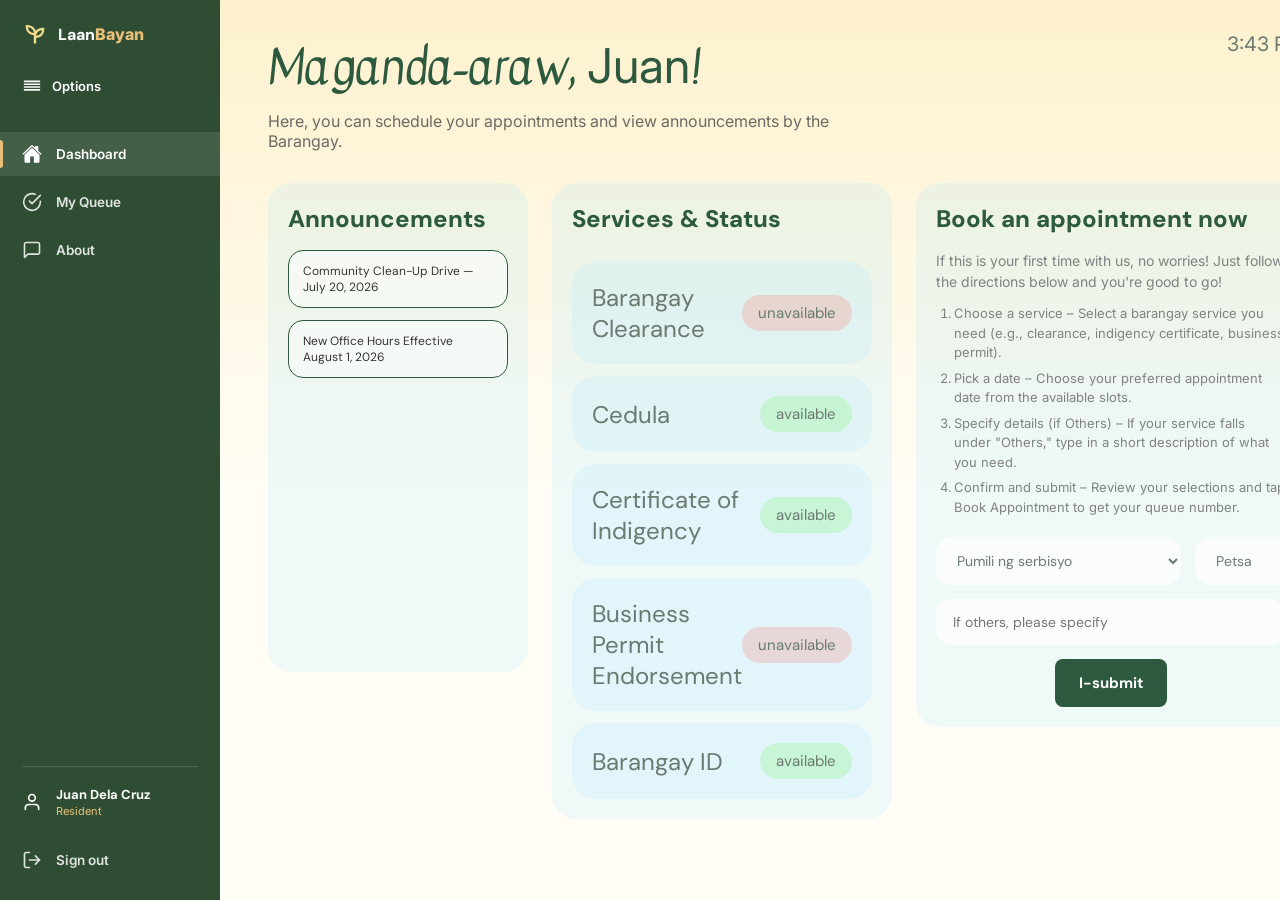
<file: dashb.html>
<!DOCTYPE html>
<html lang="en">
<head>
<meta charset="UTF-8">
<meta name="viewport" content="width=device-width, initial-scale=1.0">
<title>LaanBayan — Dashboard</title>
<link rel="icon" type="image/svg+xml" href="assets/icons/favicon.svg">
<link rel="preconnect" href="https://fonts.googleapis.com">
<link href="https://fonts.googleapis.com/css2?family=DM+Sans:wght@400;600;700;800&family=Inter:wght@400;500;600&family=Kavivanar&display=swap" rel="stylesheet">
<link rel="stylesheet" href="css/base.css">
<link rel="stylesheet" href="css/dashboard.css">
<link rel="stylesheet" href="css/queue.css">
</head>
<body>

<div class="app-shell">

  <aside class="sidebar expanded" id="sidebar">

    <div class="sidebar-top">
      <div class="sidebar-brand">
        <img class="logo-icon" src="assets/icons/favuser.svg" width="26" height="26" alt="LaanBayan Logo">
        <span class="sidebar-brand-text">Laan<span class="bayan">Bayan</span></span>
      </div>

      <button class="sidebar-toggle" id="sidebarToggle" aria-label="Toggle sidebar" aria-expanded="true">
        <img src="assets/icons/option.svg" width="20" height="20" alt="Toggle Options">
        <span class="sidebar-toggle-text">Options</span>
      </button>
    </div>

    <nav class="sidebar-nav">
      <a href="#" class="sidebar-link active" data-page="dashboard">
        <img src="assets/icons/dashboard.svg" width="20" height="20" alt="Dashboard">
        <span>Dashboard</span>
      </a>

      <a href="#" class="sidebar-link" data-page="queue">
        <img src="assets/icons/queue.svg" width="20" height="20" alt="My Queue">
        <span>My Queue</span>
      </a>

      <a href="#" class="sidebar-link" data-page="about">
        <img src="assets/icons/message.svg" width="20" height="20" alt="About">
        <span>About</span>
      </a>
    </nav>

    <div class="sidebar-bottom">
      <div class="sidebar-divider"></div>

      <div class="sidebar-user">
        <img src="assets/icons/user.svg" width="20" height="20" alt="User Profile">
        <div class="sidebar-user-info">
          <span class="sidebar-user-name">Juan Dela Cruz</span>
          <span class="sidebar-user-role">Resident</span>
        </div>
      </div>

      <a href="index.html" class="sidebar-link sidebar-signout" id="signOutLink">
        <img src="assets/icons/log-out.svg" width="20" height="20" alt="Sign Out">
        <span>Sign out</span>
      </a>
    </div>

  </aside>

  <main class="dash-main" id="dashMain">
    <div class="dash-content">

      <section class="dash-section active" data-section="dashboard">
  <header class="dash-header">
    <div class="dash-heading">
      <h1 class="dash-greeting">Maganda-araw, <span class="dash-username">Juan</span>!</h1>
      <p class="dash-subtitle">Here, you can schedule your appointments and view announcements by the Barangay.</p>
    </div>
    <time class="dash-clock" id="dashClock"></time>
  </header>

  <div class="dash-panels">

    <section class="dash-panel dash-announcements">
  <h2 class="dash-panel-title">Announcements</h2>

  <button type="button" class="announcement-card">
    <p class="announcement-text">Community Clean-Up Drive — July 20, 2026</p>
    <div class="announcement-divider"></div>
    <p class="announcement-blurb">Meet at the barangay hall covered court at 6:00 AM. Bring gloves and a reusable water bottle — purok leaders will assign areas on-site.</p>
  </button>

  <button type="button" class="announcement-card">
    <p class="announcement-text">New Office Hours Effective August 1, 2026</p>
    <div class="announcement-divider"></div>
    <p class="announcement-blurb">If this is your first time with us, no worries! Just follow the directions below and you're good to go!</p>
  </button>
</section>

    <section class="dash-panel dash-services">
      <h2 class="dash-panel-title">Services & Status</h2>

      <div class="service-row">
        <span class="service-row-name">Barangay Clearance</span>
        <span class="status-pill status-pill--unavailable">unavailable</span>
      </div>
      <div class="service-row">
        <span class="service-row-name">Cedula</span>
        <span class="status-pill status-pill--available">available</span>
      </div>
      <div class="service-row">
        <span class="service-row-name">Certificate of Indigency</span>
        <span class="status-pill status-pill--available">available</span>
      </div>
      <div class="service-row">
        <span class="service-row-name">Business Permit Endorsement</span>
        <span class="status-pill status-pill--unavailable">unavailable</span>
      </div>
      <div class="service-row">
        <span class="service-row-name">Barangay ID</span>
        <span class="status-pill status-pill--available">available</span>
      </div>
    </section>

    <section class="dash-panel dash-booking">
      <h2 class="dash-panel-title">Book an appointment now</h2>
      <p class="dash-booking-intro">If this is your first time with us, no worries! Just follow the directions below and you're good to go!</p>

      <ol class="dash-booking-steps">
        <li>Choose a service – Select a barangay service you need (e.g., clearance, indigency certificate, business permit).</li>
        <li>Pick a date – Choose your preferred appointment date from the available slots.</li>
        <li>Specify details (if Others) – If your service falls under "Others," type in a short description of what you need.</li>
        <li>Confirm and submit – Review your selections and tap Book Appointment to get your queue number.</li>
      </ol>

      <form class="booking-form" id="bookingForm">
        <div class="booking-form-row">
          <select class="booking-select" id="serviceSelect" required>
            <option value="" disabled selected>Pumili ng serbisyo</option>
            <option value="clearance">Barangay Clearance</option>
            <option value="cedula">Cedula</option>
            <option value="indigency">Certificate of Indigency</option>
            <option value="permit">Business Permit Endorsement</option>
            <option value="id">Barangay ID</option>
            <option value="others">Others</option>
          </select>

          <select class="booking-select booking-select--date" id="dateSelect" required>
            <option value="" disabled selected>Petsa</option>
          </select>
        </div>

        <input type="text" class="booking-input" id="othersInput" placeholder="If others, please specify">

        <button type="submit" class="btn-submit">I-submit</button>
      </form>
    </section>

  </div>
</section>

      <section class="dash-section" data-section="queue">
  <header class="dash-header">
    <div class="dash-heading">
      <h1 class="dash-greeting">My Queues</h1>
      <p class="dash-subtitle">You can view services that you have submitted and previous transactions</p>
    </div>
    <time class="dash-clock" id="dashClockQueue"></time>
  </header>

  <div class="queue-panels">

    <section class="dash-panel queue-active-panel">
      <div class="queue-active-list" id="queueActiveList">
        <!-- queue cards rendered by renderActiveQueue() in script.js -->
      </div>
    </section>

    <section class="dash-panel queue-history-panel">
      <h2 class="dash-panel-title">Previous appointments</h2>
      <div class="queue-history-table-wrap">
        <table class="queue-history-table">
          <thead>
            <tr>
              <th>Type of Service</th>
              <th>Date of Appointment</th>
              <th>Status</th>
            </tr>
          </thead>
          <tbody id="queueHistoryBody">
            <!-- rows rendered by renderQueueHistory() in script.js -->
          </tbody>
        </table>
      </div>
    </section>

  </div>
</section>

      <section class="dash-section" data-section="about">
        <header class="dash-header">
          <div class="dash-heading">
            <h1 class="dash-greeting">About</h1>
            <p class="dash-subtitle">Learn more about LaanBayan and how to reach us.</p>
          </div>
        </header>
        <!-- mission/purpose, barangay contact details, office hours go here -->
      </section>

    </div>
  </main>

</div>

<script src="js/script.js"></script>
</body>
</html>
</file>
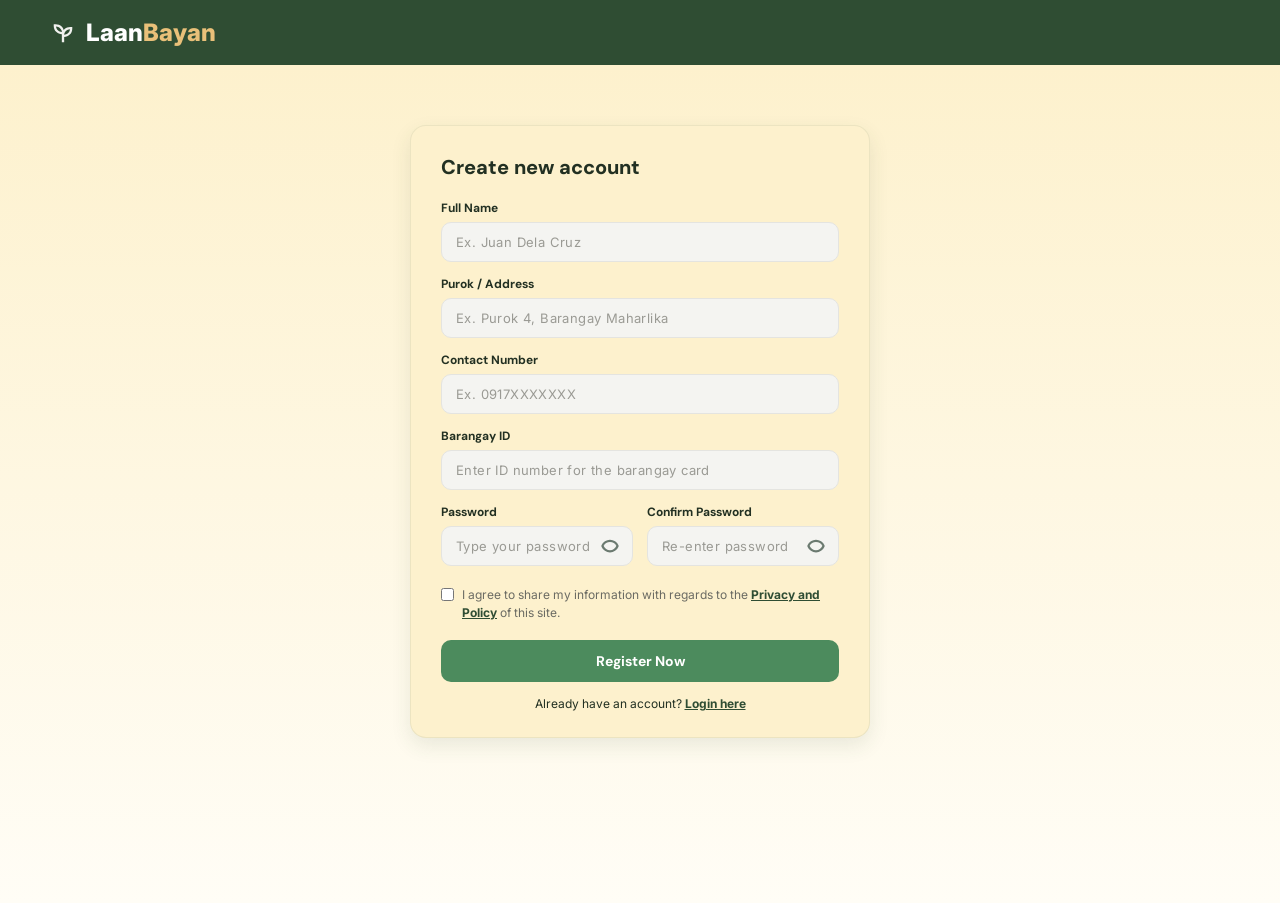
<file: registration.html>
<!DOCTYPE html>
<html lang="en">
<head>
<meta charset="UTF-8">
<meta name="viewport" content="width=device-width, initial-scale=1.0">
<title>LaanBayan — Create an Account</title>
<link rel="icon" type="image/svg+xml" href="assets/icons/favicon.svg">
<link rel="preconnect" href="https://fonts.googleapis.com">
<link rel="preconnect" href="https://fonts.gstatic.com" crossorigin>
<link href="https://fonts.googleapis.com/css2?family=Kavivanar&family=DM+Sans:wght@400;500;600;700;800&family=Inter:wght@400;500;600;700&display=swap" rel="stylesheet">
<link rel="stylesheet" href="css/base.css">
<link rel="stylesheet" href="css/registration.css">
</head>
<body>

<div class="nav-inner">
  <div class="logo">
    <img class="logo-icon" src="assets/icons/favicon.svg" width="26" height="26" alt="LaanBayan Logo">
    <span class="wordmark"><span class="laan">Laan</span><span class="bayan">Bayan</span></span>
  </div>
</div>

<main class="register-page">
  <div class="register-card">
    <h2 class="register-heading">Create new account</h2>

    <p class="form-error" id="registerError" role="alert" hidden>Please check the fields above and try again.</p>

    <form id="registerForm" novalidate>
      <div class="field">
        <label for="fullName">Full Name</label>
        <div class="input-wrap">
          <input id="fullName" name="fullName" type="text" placeholder="Ex. Juan Dela Cruz" required autocomplete="name">
        </div>
      </div>

      <div class="field">
        <label for="purok">Purok / Address</label>
        <div class="input-wrap">
          <input id="purok" name="purok" type="text" placeholder="Ex. Purok 4, Barangay Maharlika" required autocomplete="off">
        </div>
      </div>

      <div class="field">
        <label for="contact">Contact Number</label>
        <div class="input-wrap">
          <input id="contact" name="contact" type="tel" placeholder="Ex. 0917XXXXXXX" required autocomplete="tel">
        </div>
      </div>

      <div class="field">
        <label for="barangayId">Barangay ID</label>
        <div class="input-wrap">
          <input id="barangayId" name="barangayId" type="text" placeholder="Enter ID number for the barangay card" required autocomplete="off">
        </div>
      </div>

      <div class="form-row-2">
        <div class="field">
          <label for="regPassword">Password</label>
          <div class="input-wrap">
            <input id="regPassword" name="regPassword" type="password" placeholder="Type your password" required autocomplete="new-password">
            <button type="button" class="toggle-password" id="toggleRegPassword" aria-label="Show password">
              <img src="assets/icons/eye.svg" width="18" height="18" alt="Toggle Password">
            </button>
          </div>
        </div>

        <div class="field">
          <label for="confirmPassword">Confirm Password</label>
          <div class="input-wrap">
            <input id="confirmPassword" name="confirmPassword" type="password" placeholder="Re-enter password" required autocomplete="new-password">
            <button type="button" class="toggle-password" id="toggleConfirmPassword" aria-label="Show password">
              <img src="assets/icons/eye.svg" width="18" height="18" alt="Toggle Password">
            </button>
          </div>
        </div>
      </div>

      <label class="agree-row">
        <input type="checkbox" id="agreeTerms" required>
        <span>I agree to share my information with regards to the <a href="#">Privacy and Policy</a> of this site.</span>
      </label>

      <button type="submit" class="btn-proceed btn-register">Register Now</button>
    </form>

    <div class="register-line">Already have an account? <a href="index.html" class="register-link">Login here</a></div>
  </div>
</main>

<script src="js/script.js"></script>
</body>
</html>
</file>
<file: css/base.css>
:root {
  --green-dark: #2f4d33;
  --green: #4c8b5d;
  --green-soft: #eaf2ea;
  --gold: #e9c079;
  --cream-top: #fdf1cd;
  --cream-bottom: #fffdf6;
  --text-dark: #223022;
  --text-gray: #6b6b63;
  --panel-sage: #b7c7ac;
  --dash-green: #2D5A3F;
  --dash-cream-start: #FFFFFE;
  --dash-cream-end: #FFF0BB;
  --dash-status-available: rgba(97, 242, 71, 0.2);
  --dash-status-unavailable: rgba(255, 96, 82, 0.2);
  --dash-text-muted: #6B7A70;
  --dash-glass-bg: rgba(172, 230, 253, 0.2);
  --queue-status-processing: rgba(255, 99, 71, 0.25);
  --queue-status-inqueue: rgba(233, 192, 121, 0.45);
  --queue-status-served: rgba(97, 242, 71, 0.25);
  --queue-chip-bg: rgba(233, 192, 121, 0.35);
  --queue-chip-text: #7a5f1e;
}

* {
  margin: 0;
  padding: 0;
  box-sizing: border-box;
  font-family: 'Inter', Arial, sans-serif;
}

html {
  scroll-behavior: smooth;
}

body {
  background-color: var(--cream-bottom);
  color: var(--text-dark);
}

/* Shared auth form pieces — used by both the landing page login panel
   and registration.html (per the original file's own note). */
.form-error {
  background-color: #ffe1e1;
  color: #7a1a1a;
  font-size: 12px;
  padding: 8px 12px;
  border-radius: 8px;
  margin-bottom: 12px;
}

.field {
  margin-bottom: 14px;
}

.field label {
  display: block;
  font-family: 'DM Sans', sans-serif;
  font-size: 12px;
  font-weight: 700;
  color: var(--text-dark);
  margin-bottom: 6px;
}

.input-wrap {
  position: relative;
}

.input-wrap input {
  width: 100%;
  padding: 11px 14px;
  border: 1px solid #e4e4e0;
  background-color: #f4f4f1;
  border-radius: 10px;
  font-size: 13px;
  color: var(--text-dark);
  outline: none;
}

.input-wrap input::placeholder {
  color: #9a9a94;
  letter-spacing: 0.4px;
}

.input-wrap input:focus {
  outline: 2px solid var(--green);
  outline-offset: 1px;
  background-color: #ffffff;
}

.toggle-password {
  position: absolute;
  right: 12px;
  top: 50%;
  transform: translateY(-50%);
  background: none;
  border: none;
  cursor: pointer;
  padding: 2px;
  display: flex;
}

.row-between {
  display: flex;
  align-items: center;
  justify-content: space-between;
  font-size: 12px;
  margin: 4px 0 16px;
}

.remember {
  display: flex;
  align-items: center;
  gap: 6px;
  color: var(--text-gray);
  cursor: pointer;
}

.forgot {
  color: var(--green);
  font-weight: 600;
  text-decoration: none;
}

.forgot:hover {
  text-decoration: underline;
}

.btn-proceed {
  width: 100%;
  padding: 12px;
  border: none;
  border-radius: 10px;
  background-color: var(--green-dark);
  color: #ffffff;
  font-family: 'DM Sans', sans-serif;
  font-weight: 700;
  font-size: 14px;
  cursor: pointer;
}

.btn-proceed:hover {
  background-color: #253d28;
}

.btn-proceed:focus-visible {
  outline: 2px solid #ffffff;
  outline-offset: 2px;
}

.register-line {
  text-align: center;
  font-size: 12px;
  color: var(--text-dark);
  margin-top: 14px;
}

.register-link {
  color: var(--green-dark);
  font-weight: 700;
  text-decoration: underline;
}

/* NOTE: #loginPanel / #registerPanel aren't used in index.html or registration.html
   (both ship as separate pages, not a tab-switch panel) — likely leftover from an
   earlier approach, safe to delete if confirmed unused */
#loginPanel,
#registerPanel {
  animation: fade .35s ease;
}

@keyframes fade {
  from {
    opacity: 0;
    transform: translateY(12px);
  }
  to {
    opacity: 1;
    transform: translateY(0);
  }
}
</file>
<file: css/dashboard.css>
.app-shell {
  display: flex;
  min-height: 100vh;
}

.sidebar {
  flex-shrink: 0;
  width: 72px;
  background-color: var(--green-dark);
  display: flex;
  flex-direction: column;
  justify-content: space-between;
  padding: 18px 0;
  transition: width 0.25s ease;
  overflow: hidden;
}

.sidebar.expanded {
  width: 220px;
}

.sidebar-top,
.sidebar-nav,
.sidebar-bottom {
  display: flex;
  flex-direction: column;
  gap: 4px;
}

.sidebar-top {
  margin-bottom: 28px;
}

.sidebar-brand {
  display: flex;
  align-items: center;
  gap: 10px;
  padding: 0 22px;
  height: 32px;
  margin-bottom: 14px;
}

.sidebar-brand svg {
  flex-shrink: 0;
  stroke: var(--gold);
}

.sidebar-brand-text {
  font-family: 'DM Sans', sans-serif;
  font-weight: 800;
  font-size: 16px;
  color: #ffffff;
  white-space: nowrap;
  opacity: 0;
  transition: opacity 0.2s ease;
}

.sidebar.expanded .sidebar-brand-text {
  opacity: 1;
}

.sidebar-brand-text .bayan {
  color: var(--gold);
}

.sidebar-toggle {
  display: flex;
  align-items: center;
  gap: 10px;
  background: none;
  border: none;
  cursor: pointer;
  padding: 8px 22px;
  color: #ffffff;
  font-family: 'DM Sans', sans-serif;
  font-size: 13px;
  font-weight: 600;
}

.sidebar-toggle svg {
  flex-shrink: 0;
  stroke: #ffffff;
}

.sidebar-toggle-text {
  white-space: nowrap;
  opacity: 0;
  transition: opacity 0.2s ease;
}

.sidebar.expanded .sidebar-toggle-text {
  opacity: 1;
}

.sidebar-nav {
  flex-grow: 1;
}

.sidebar-link {
  display: flex;
  align-items: center;
  gap: 14px;
  padding: 12px 22px;
  color: #ffffff;
  text-decoration: none;
  font-family: 'DM Sans', sans-serif;
  font-size: 13.5px;
  font-weight: 600;
  opacity: 0.85;
  border-radius: 0;
  position: relative;
}

.sidebar-link svg {
  flex-shrink: 0;
  stroke: #ffffff;
}

.sidebar-link span {
  white-space: nowrap;
  opacity: 0;
  transition: opacity 0.2s ease;
}

.sidebar.expanded .sidebar-link span {
  opacity: 1;
}

.sidebar-link:hover {
  opacity: 1;
  background-color: rgba(255, 255, 255, 0.06);
}

.sidebar-link.active {
  opacity: 1;
  background-color: rgba(255, 255, 255, 0.1);
}

.sidebar-link.active::before {
  content: "";
  position: absolute;
  left: 0;
  top: 8px;
  bottom: 8px;
  width: 3px;
  background-color: var(--gold);
  border-radius: 0 3px 3px 0;
}

.sidebar-bottom {
  gap: 10px;
}

.sidebar-divider {
  height: 1px;
  background-color: rgba(255, 255, 255, 0.15);
  margin: 4px 22px 10px;
}

.sidebar-user {
  display: flex;
  align-items: center;
  gap: 14px;
  padding: 0 22px 10px;
}

.sidebar-user svg {
  flex-shrink: 0;
  stroke: #ffffff;
}

.sidebar-user-info {
  display: flex;
  flex-direction: column;
  line-height: 1.3;
  white-space: nowrap;
  opacity: 0;
  transition: opacity 0.2s ease;
}

.sidebar.expanded .sidebar-user-info {
  opacity: 1;
}

.sidebar-user-name {
  font-family: 'DM Sans', sans-serif;
  font-size: 13px;
  font-weight: 700;
  color: #ffffff;
}

.sidebar-user-role {
  font-size: 11px;
  color: var(--gold);
}

.sidebar-signout {
  opacity: 0.85;
}

/* Dashboard main content area */
.dash-main {
  flex-grow: 1;
  background: linear-gradient(180deg, var(--cream-top) 0%, var(--cream-bottom) 55%);
  min-height: 100vh;
}

/* Dashboard header */
.dash-content {
  padding: 32px 48px;
}

.dash-section {
  display: none;
}

.dash-section.active {
  display: block;
}

.dash-header {
  display: flex;
  justify-content: space-between;
  align-items: flex-start;
  gap: 24px;
}

.dash-greeting {
  font-family: 'Kavivanar', cursive;
  font-weight: 400;
  font-size: 48px;
  color: var(--dash-green);
  margin-bottom: 8px;
}

.dash-subtitle {
  font-size: 16px;
  color: var(--text-gray);
  max-width: 600px;
}

.dash-clock {
  font-size: 20px;
  color: var(--dash-text-muted);
  white-space: nowrap;
}

/* Dashboard body — Announcements / Services / Booking panels */
.dash-panels {
  display: grid;
  grid-template-columns: 260px 1.9fr 2.2fr;
  gap: 24px;
  margin-top: 32px;
  align-items: start;
}

.dash-panel {
  background-color: var(--dash-glass-bg);
  border-radius: 24px;
  padding: 20px;
}

.dash-panel-title {
  font-family: 'DM Sans', sans-serif;
  font-weight: 800;
  font-size: 24px;
  color: var(--dash-green);
  margin-bottom: 16px;
}

/* Announcements */
.dash-announcements {
  min-height: 489px;
}

.announcement-card {
  display: block;
  width: 100%;
  text-align: left;
  background-color: rgba(255, 255, 255, 0.51);
  border: 1px solid var(--dash-green);
  border-radius: 15px;
  padding: 12px 14px;
  margin-bottom: 12px;
  font: inherit;
  color: inherit;
  cursor: pointer;
}

.announcement-text {
  font-family: 'DM Sans', sans-serif;
  font-size: 12px;
  color: #333333;
}

.announcement-divider {
  height: 1px;
  background-color: #000000;
  margin: 10px 0 8px;
  display: none;
}

.announcement-blurb {
  font-family: 'Inter', sans-serif;
  font-size: 10px;
  line-height: 1.5;
  color: #828282;
  max-height: 0;
  overflow: hidden;
  transition: max-height 0.25s ease;
}

.announcement-card.is-open .announcement-divider {
  display: block;
}

.announcement-card.is-open .announcement-blurb {
  max-height: 200px;
}

/* Services & Status */
.dash-services {
  display: flex;
  flex-direction: column;
  gap: 12px;
}

.service-row {
  background-color: var(--dash-glass-bg);
  border-radius: 24px;
  padding: 20px;
  min-height: 69px;
  display: flex;
  align-items: center;
  justify-content: space-between;
}

.service-row-name {
  font-family: 'DM Sans', sans-serif;
  font-size: 24px;
  color: var(--dash-text-muted);
}

.status-pill {
  font-family: 'DM Sans', sans-serif;
  font-size: 15px;
  color: var(--dash-text-muted);
  padding: 8px 16px;
  border-radius: 24px;
  white-space: nowrap;
}

.status-pill--available {
  background-color: var(--dash-status-available);
}

.status-pill--unavailable {
  background-color: var(--dash-status-unavailable);
}

/* Book an appointment */
.dash-booking-intro {
  font-family: 'Inter', sans-serif;
  font-size: 14px;
  line-height: 1.5;
  color: #828282;
  margin-bottom: 12px;
}

.dash-booking-steps {
  font-family: 'Inter', sans-serif;
  font-size: 13px;
  line-height: 1.5;
  color: #828282;
  padding-left: 18px;
  margin-bottom: 20px;
}

.dash-booking-steps li {
  margin-bottom: 6px;
}

.booking-form {
  display: flex;
  flex-direction: column;
  gap: 14px;
}

.booking-form-row {
  display: flex;
  gap: 14px;
}

.booking-select,
.booking-input {
  flex: 1;
  background-color: rgba(255, 255, 255, 0.75);
  border: none;
  border-radius: 16px;
  padding: 14px 17px;
  font-family: 'DM Sans', sans-serif;
  font-size: 14px;
  color: var(--dash-text-muted);
}

.booking-select--date {
  flex: 0 0 129px;
}

.btn-submit {
  align-self: center;
  background-color: var(--dash-green);
  color: #ffffff;
  font-family: 'DM Sans', sans-serif;
  font-weight: 700;
  font-size: 15px;
  border: none;
  border-radius: 8px;
  padding: 14px 24px;
  cursor: pointer;
}

.btn-submit:hover {
  background-color: #25492f;
}

/* Sidebar / header mobile (<= 700px) */
@media (max-width: 700px) {
  .sidebar {
    width: 64px;
  }

  .sidebar.expanded {
    width: 200px;
  }

  .dash-content {
    padding: 24px;
  }

  .dash-header {
    flex-direction: column;
    gap: 8px;
  }
}

/* Dashboard panels — mobile stacking (<= 900px) */
@media (max-width: 900px) {
  .dash-panels {
    grid-template-columns: 1fr;
  }

  .booking-form-row {
    flex-direction: column;
  }

  .booking-select--date {
    flex: 1;
  }
}
</file>
<file: css/queue.css>
.queue-panels {
  display: grid;
  grid-template-columns: 1fr 1.3fr;
  gap: 24px;
  margin-top: 32px;
  align-items: start;
}

.queue-active-panel {
  background-color: transparent;
  padding: 0;
}

.queue-active-list {
  display: flex;
  flex-direction: column;
  gap: 16px;
}

.queue-card {
  background-color: #ffffff;
  border: 1px solid var(--green-soft);
  border-radius: 20px;
  padding: 18px 20px;
}

.queue-card-top {
  display: flex;
  justify-content: space-between;
  align-items: flex-start;
  gap: 12px;
  margin-bottom: 4px;
}

.queue-card-name {
  font-family: 'DM Sans', sans-serif;
  font-weight: 700;
  font-size: 18px;
  color: var(--text-dark);
}

.queue-card-duration {
  font-family: 'Inter', sans-serif;
  font-size: 12px;
  color: var(--text-gray);
  margin-bottom: 10px;
}

.queue-status {
  font-family: 'DM Sans', sans-serif;
  font-size: 12px;
  font-weight: 600;
  color: var(--text-dark);
  padding: 6px 14px;
  border-radius: 20px;
  white-space: nowrap;
}

.queue-status--processing {
  background-color: var(--queue-status-processing);
}

.queue-status--in-queue {
  background-color: var(--queue-status-inqueue);
}

.queue-status--served {
  background-color: var(--queue-status-served);
}

.queue-chips {
  display: flex;
  flex-wrap: wrap;
  gap: 8px;
  margin-bottom: 14px;
}

.queue-chip {
  background-color: var(--queue-chip-bg);
  color: var(--queue-chip-text);
  font-size: 11.5px;
  font-weight: 600;
  padding: 5px 12px;
  border-radius: 20px;
}

.queue-chip-note {
  font-weight: 400;
  opacity: 0.75;
}

.queue-card-footer {
  display: flex;
  justify-content: flex-end;
}

.queue-number {
  font-family: 'DM Sans', sans-serif;
  font-weight: 800;
  font-size: 22px;
  color: var(--text-dark);
}

.queue-history-panel {
  background-color: transparent;
  padding: 0;
}

.queue-history-table-wrap {
  background-color: #ffffff;
  border-radius: 20px;
  padding: 16px;
  box-shadow: 0 4px 14px rgba(47, 77, 51, 0.06);
}

.queue-history-table {
  width: 100%;
  border-collapse: collapse;
}

.queue-history-table th {
  font-family: 'DM Sans', sans-serif;
  font-size: 11px;
  font-weight: 700;
  letter-spacing: 0.4px;
  text-transform: uppercase;
  color: var(--text-gray);
  background-color: var(--green-soft);
  padding: 12px;
  text-align: left;
}

.queue-history-table td {
  font-family: 'Inter', sans-serif;
  font-size: 13px;
  color: var(--text-dark);
  padding: 12px;
  border-bottom: 1px solid var(--green-soft);
  text-align: left;
}

.queue-history-table tr.is-empty-row td {
  color: transparent;
}

/* Queue panels — mobile stacking (<= 900px) */
@media (max-width: 900px) {
  .queue-panels {
    grid-template-columns: 1fr;
  }
}
</file>
<file: css/registration.css>
.register-page {
  min-height: calc(100vh - 62px);
  background: linear-gradient(180deg, var(--cream-top) 0%, var(--cream-bottom) 100%);
  display: flex;
  justify-content: center;
  padding: 60px 24px 80px;
}

.register-card {
  width: 100%;
  max-width: 460px;
  height: fit-content;
  background-color: var(--cream-top);
  border: 1px solid rgba(47, 77, 51, 0.08);
  border-radius: 16px;
  padding: 28px 30px 26px;
  box-shadow: 0 8px 20px rgba(47, 77, 51, 0.1);
}

.register-heading {
  font-family: 'DM Sans', sans-serif;
  font-weight: 800;
  font-size: 20px;
  color: var(--text-dark);
  margin-bottom: 20px;
}

.form-row-2 {
  display: grid;
  grid-template-columns: 1fr 1fr;
  gap: 14px;
}

.agree-row {
  display: flex;
  align-items: flex-start;
  gap: 8px;
  font-size: 12px;
  line-height: 1.5;
  color: var(--text-gray);
  margin: 6px 0 18px;
}

.agree-row input[type="checkbox"] {
  margin-top: 2px;
  flex-shrink: 0;
}

.agree-row a {
  color: var(--green-dark);
  font-weight: 700;
  text-decoration: underline;
}

.btn-register {
  background-color: var(--green);
}

.btn-register:hover {
  background-color: #3f7a4e;
}

/* Hero banner (reused from landing page; nav list intentionally removed) */
.hero-section {
  position: relative;
  z-index: 1;
  background: linear-gradient(180deg, var(--cream-top) 0%, var(--cream-bottom) 100%);
  min-height: 600px;
  display: flex;
  flex-direction: column;
}

.nav-inner {
  background-color: var(--green-dark);
  padding: 18px 50px;
  display: flex;
  align-items: center;
  justify-content: space-between;
}

.logo {
  display: flex;
  align-items: center;
  gap: 10px;
  font-family: 'DM Sans', sans-serif;
  font-weight: 800;
  font-size: 24px;
}

.logo .laan {
  color: #ffffff;
}

.logo .bayan {
  color: var(--gold);
}

.hero-content {
  display: flex;
  justify-content: space-between;
  align-items: center;
  gap: 60px;
  max-width: 1400px;
  width: 100%;
  margin: auto;
  padding: 40px 30px;
}

.eyebrow {
  color: var(--green);
  font-family: 'DM Sans', sans-serif;
  font-weight: 700;
  font-size: 12px;
  letter-spacing: 1.2px;
  text-transform: uppercase;
  margin-bottom: 14px;
}

.headline {
  font-family: 'Kavivanar', cursive;
  font-weight: 400;
  font-size: 56px;
  line-height: 1.15;
  color: var(--text-dark);
  margin-bottom: 18px;
}

.hero-sub {
  max-width: 420px;
  font-size: 15px;
  line-height: 1.6;
  color: var(--text-gray);
  margin-bottom: 22px;
}

.feature-row {
  display: flex;
  flex-wrap: wrap;
  gap: 20px;
}

.feature-item {
  display: flex;
  align-items: center;
  gap: 6px;
  font-family: 'DM Sans', sans-serif;
  font-size: 12.5px;
  font-weight: 600;
  color: var(--text-dark);
}

@media (max-width: 900px) {
  .nav-inner {
    padding: 16px 24px;
    flex-wrap: wrap;
    gap: 14px;
  }

  .hero-section {
    min-height: auto;
  }

  .hero-content {
    flex-direction: column;
    padding: 50px 24px 60px;
    text-align: center;
  }

  .hero-sub {
    max-width: 100%;
  }

  .feature-row {
    justify-content: center;
  }
}
</file>
